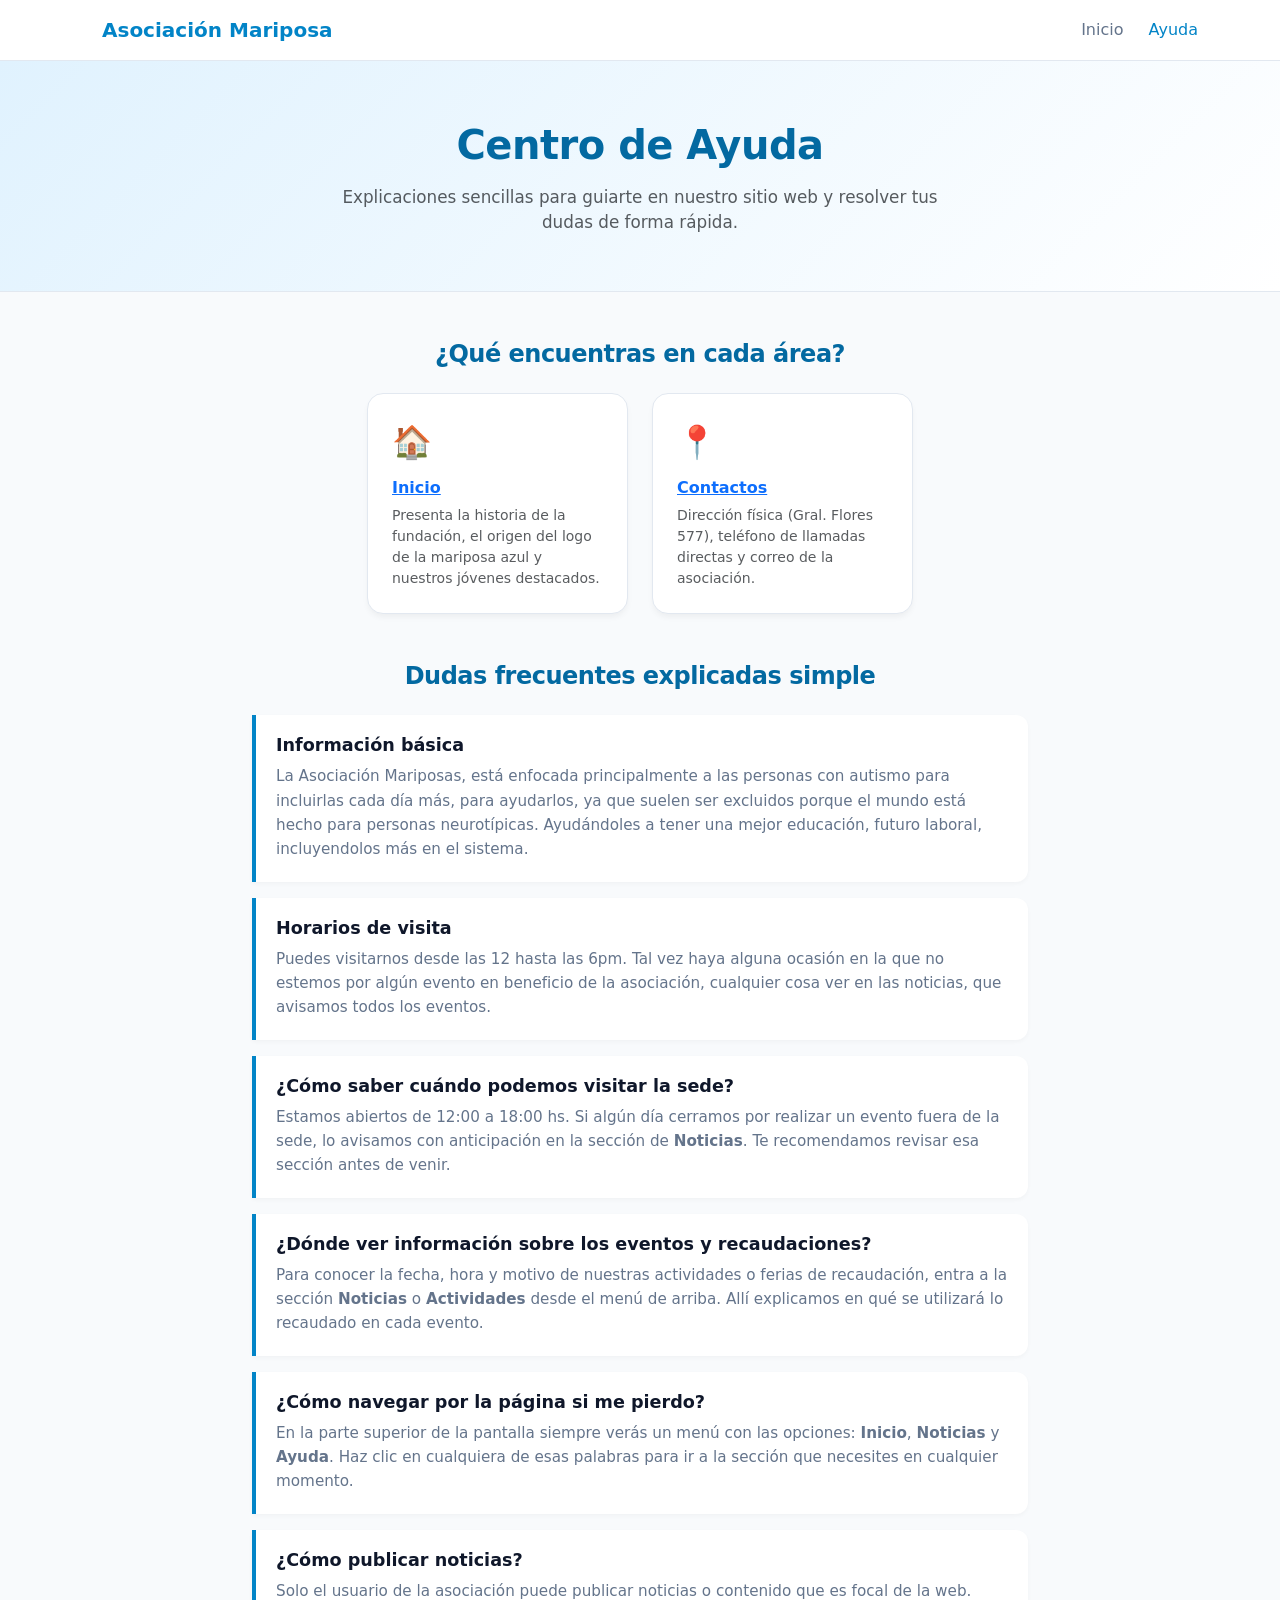
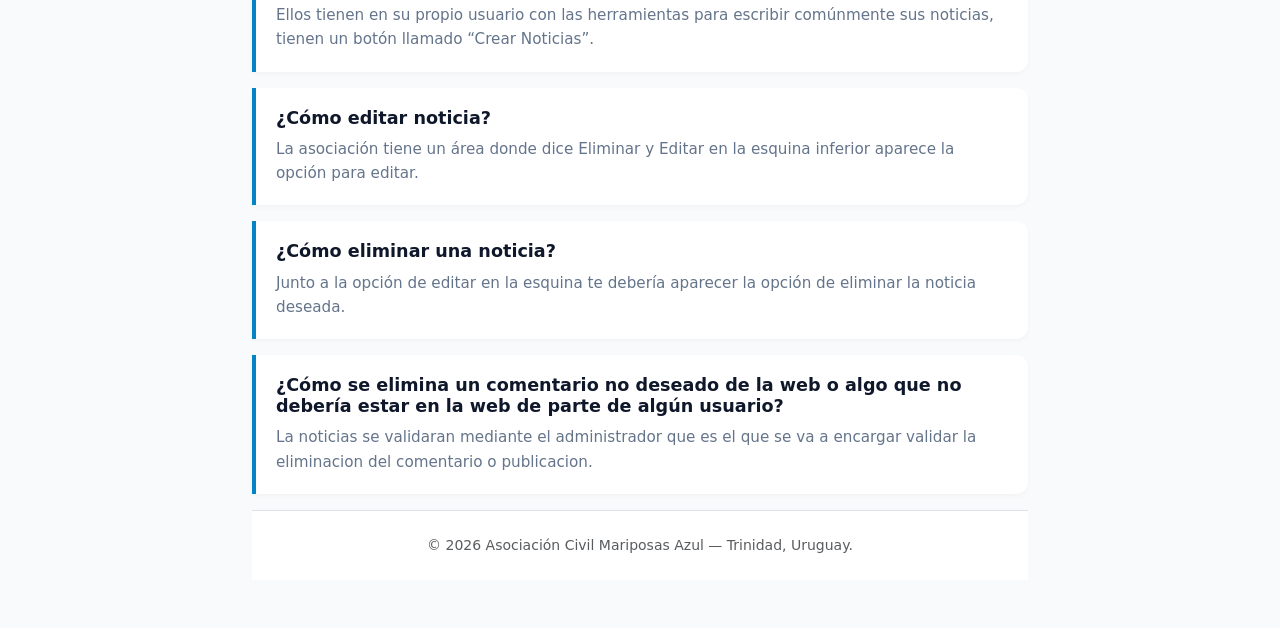
<file: public/Ayuda.html>
<!DOCTYPE html>
<html lang="es">

<head>
    <meta charset="UTF-8">
    <meta name="viewport" content="width=device-width, initial-scale=1.0">
    <title>Centro de Ayuda - Asociación Civil Mariposas</title>

    <!-- Bootstrap 5 -->
    <link href="https://cdn.jsdelivr.net/npm/bootstrap@5.3.3/dist/css/bootstrap.min.css" rel="stylesheet">
    <link rel="stylesheet" href="/assets/css/ayudaStyle.css">
</head>

<body>

    <!-- MENÚ NAVEGACIÓN SIMPLE -->
    <nav class="nav-simple">
        <div class="container d-flex justify-content-between align-items-center">
            <a href="./index.html" class="fw-bold fs-5 text-decoration-none" style="color: #0284c7;">  Asociación Mariposa
            </a>
            <div>
                <a href="/index.html">Inicio</a>
                <a href="../ayuda.html" class="active">Ayuda</a>
            </div>
        </div>
    </nav>

    <!-- ENCABEZADO -->
    <header class="header-ayuda text-center">
        <div class="container">
            <h1 class="display-6 titulo-seccion mb-3">Centro de Ayuda</h1>
            <p class="lead text-muted mx-auto" style="max-width: 600px; font-size: 1.05rem;">
                Explicaciones sencillas para guiarte en nuestro sitio web y resolver tus dudas de forma rápida.
            </p>
        </div>
    </header>

    <!-- GUÍA SIMPLE DE LAS SECCIONES -->
    <section class="py-5">
        <div class="container">
            <h2 class="h4 titulo-seccion mb-4 text-center">¿Qué encuentras en cada área?</h2>

            <div class="row g-4">
                <div class="col-md-6 col-lg-3">
                    <div class="tarjeta-guia">
                        <span class="icono-guia">🏠</span>
                        <h3 class="h6 fw-bold text-dark"><a href="/index.html">Inicio</a></h3>
                        <p class="small text-muted mb-0">Presenta la historia de la fundación, el origen del logo de la
                            mariposa azul y nuestros jóvenes destacados.</p>
                    </div>
                </div>

              

                <div class="col-md-6 col-lg-3">
                    <div class="tarjeta-guia">
                        <span class="icono-guia">📍</span>
                        <h3 class="h6 fw-bold text-dark">
                            <a href="https://www.google.com/maps/search/?api=1&query=Gral.+Flores+577,+85000+Trinidad"
                                target="_blank">Contactos</a>
                        </h3>
                        <p class="small text-muted mb-0">Dirección física (Gral. Flores 577), teléfono de llamadas
                            directas y correo de la asociación.</p>
                    </div>
                </div>
                </a>
            </div>
        </div>
        </div>
    </section>

    <!-- DUDAS FRECUENTES (TEXTO PLANO SIMPLIFICADO) -->
    <section class="pb-5">
        <div class="container" style="max-width: 800px;">
            <h2 class="h4 titulo-seccion mb-4 text-center">Dudas frecuentes explicadas simple</h2>

            <div class="item-pregunta">
                <h4>Información básica</h4>
                <p>La Asociación Mariposas, está enfocada principalmente a las personas con autismo para incluirlas cada
                    día más, para ayudarlos, ya que suelen ser excluidos porque el mundo está hecho para personas
                    neurotípicas.
                    Ayudándoles a tener una mejor educación, futuro laboral, incluyendolos más en el sistema.
                </p>
            </div>

            <div class="item-pregunta">
                <h4>Horarios de visita</h4>
                <p>Puedes visitarnos desde las 12 hasta las 6pm. Tal vez haya alguna ocasión en la que no estemos por
                    algún evento en beneficio de la asociación, cualquier cosa ver en las noticias, que avisamos todos
                    los eventos.</p>
            </div>

            <div class="item-pregunta">
                <h4>¿Cómo saber cuándo podemos visitar la sede?</h4>
                <p>Estamos abiertos de 12:00 a 18:00 hs. Si algún día cerramos por realizar un evento fuera de la sede,
                    lo avisamos con anticipación en la sección de <strong>Noticias</strong>. Te recomendamos revisar esa
                    sección antes de venir.</p>
            </div>

            <div class="item-pregunta">
                <h4>¿Dónde ver información sobre los eventos y recaudaciones?</h4>
                <p>Para conocer la fecha, hora y motivo de nuestras actividades o ferias de recaudación, entra a la
                    sección <strong>Noticias</strong> o <strong>Actividades</strong> desde el menú de arriba. Allí
                    explicamos en qué se utilizará lo recaudado en cada evento.</p>
            </div>

            <div class="item-pregunta">
                <h4>¿Cómo navegar por la página si me pierdo?</h4>
                <p>En la parte superior de la pantalla siempre verás un menú con las opciones: <strong>Inicio</strong>,
                    <strong>Noticias</strong> y <strong>Ayuda</strong>. Haz clic en cualquiera de esas palabras para ir
                    a la sección que necesites en cualquier momento.</p>
            </div>

            <div class="item-pregunta">
                <h4>¿Cómo publicar noticias?</h4>
                <p>Solo el usuario de la asociación puede publicar noticias o contenido que es focal de la web. Ellos
                    tienen en su propio usuario con las herramientas para escribir comúnmente sus noticias, tienen un
                    botón llamado “Crear Noticias”.</p>
            </div>


            <div class="item-pregunta">
                <h4>¿Cómo editar noticia?</h4>
                <p>La asociación tiene un área donde dice Eliminar y Editar en la esquina inferior aparece la opción
                    para editar.</p>
            </div>

            <div class="item-pregunta">
                <h4>¿Cómo eliminar una noticia?</h4>
                <p>Junto a la opción de editar en la esquina te debería aparecer la opción de eliminar la noticia
                    deseada.</p>
            </div>

            <div class="item-pregunta">
                <h4>¿Cómo se elimina un comentario no deseado de la web o algo que no debería estar en la web de parte
                    de algún usuario?</h4>
                <p>La noticias se validaran mediante el administrador que es el que se va a encargar validar la eliminacion del comentario o publicacion. </p>
            </div>



            <!-- PIE DE PÁGINA SENCILLO -->
            <footer class="py-4 text-center text-muted border-top bg-white fs-7">
                <div class="container">
                    <p class="mb-0 small">© 2026 Asociación Civil Mariposas Azul — Trinidad, Uruguay.</p>
                </div>
            </footer>


</body>

</html>
</file>
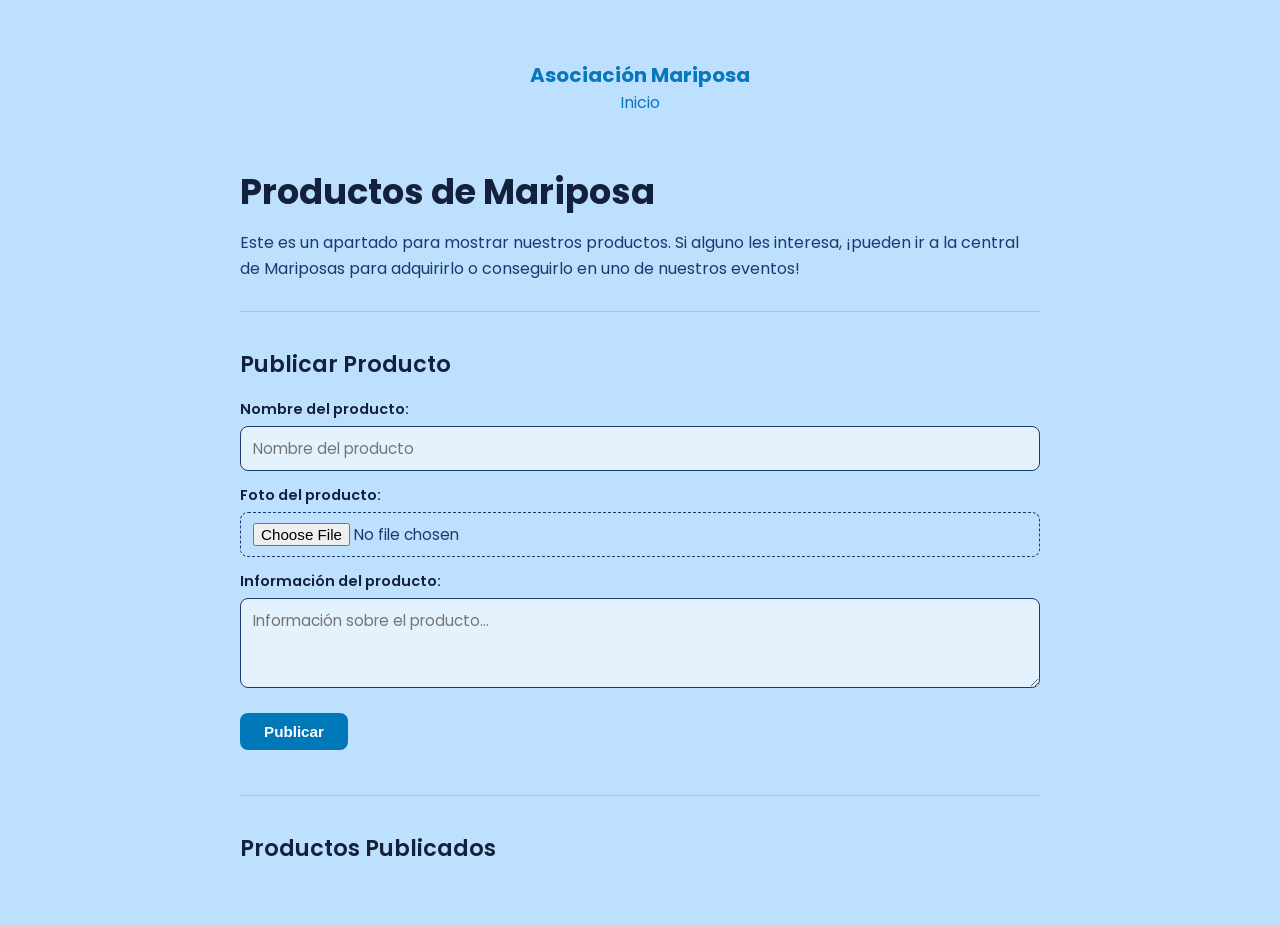
<file: public/productos.html>
<!DOCTYPE html>
<html lang="es">
<head>
  <meta charset="UTF-8" />
  <meta name="viewport" content="width=device-width, initial-scale=1.0" />
  <title>Productos de Mariposa</title>
  <link rel="stylesheet" href="../assets/css/productosStyle.css">
</head>
<body>
  
<!-- MENÚ NAVEGACIÓN SIMPLE -->
   <header class="menu-superior">
    <nav class="nav-simple">
        <a href="/index.html" class="logo">
            Asociación Mariposa
        </a>
        
        <div class="nav-links">
            <a href="/index.html">Inicio</a>
        </div>
    </nav>
</header>

  <div class="container">
    <!-- Encabezado apartado -->
    <header>
      <h1>Productos de Mariposa</h1>
      <p class="descripcion">Este es un apartado para mostrar nuestros productos. Si alguno les interesa, ¡pueden ir a la central de Mariposas para adquirirlo o conseguirlo en uno de nuestros eventos!</p>
    </header>

    <div class="separador"></div>

    <!-- Formulario simplificado (sin caja blanca) -->
    
    <div id="form-section" class="form-seccion">
      <h2>Publicar Producto</h2>
      <form id="formProducto">
        <label for="nombre">Nombre del producto:</label>
        <input type="text" id="nombre" placeholder="Nombre del producto" required />

        <label for="foto">Foto del producto:</label>
        <input type="file" id="foto" accept="image/*" required />

        <label for="info">Información del producto:</label>
        <textarea id="info" placeholder="Información sobre el producto..." required></textarea>

        <button type="submit">Publicar</button>
      </form>
    </div>

    <div class="separador"></div>

    <!-- Sección de tarjetas (Únicas con caja blanca) -->
    <h2>Productos Publicados</h2>
    <div id="productosContainer"></div>
  </div>

  <script>
    const form = document.getElementById('formProducto');
    const productosContainer = document.getElementById('productosContainer');
    let productos = [];

    form.addEventListener('submit', function(event) {
      event.preventDefault();

      const nombre = document.getElementById('nombre').value.trim();
      const info = document.getElementById('info').value.trim();
      const fotoInput = document.getElementById('foto');

      if (fotoInput.files && fotoInput.files[0]) {
        const reader = new FileReader();
        reader.onload = function(e) {
          const nuevoProducto = {
            nombre: nombre,
            info: info,
            foto: e.target.result
          };
          productos.push(nuevoProducto);
          mostrarProductos();
          form.reset();
        };
        reader.readAsDataURL(fotoInput.files[0]);
      }
    });

    function mostrarProductos() {
      productosContainer.innerHTML = '';
      productos.forEach((producto) => {
        const div = document.createElement('div');
        div.classList.add('producto');

        div.innerHTML = `
          <img src="${producto.foto}" alt="Foto de ${producto.nombre}" />
          <div class="producto-contenido">
            <div class="producto-nombre">${producto.nombre}</div>
            <div class="producto-info">${producto.info}</div>
          </div>
        `;

        productosContainer.appendChild(div);
      });
    }

    const formSection = getElementById('form-section');

    if(formSection){

    }
        
  </script>

</body>
</html>
</file>
<file: assets/css/ayudaStyle.css>
body {
            background-color: #f8fafc;
            color: #334155;
            font-family: system-ui, -apple-system, "Segoe UI", Roboto, sans-serif;
        }

        .header-ayuda {
            background: linear-gradient(135deg, #e0f2fe 0%, #ffffff 100%);
            padding: 60px 0 40px 0;
            border-bottom: 1px solid #e2e8f0;
        }

        .titulo-seccion {
            color: #0369a1;
            font-weight: 700;
            letter-spacing: -0.5px;
        }

        .tarjeta-guia {
            background: #ffffff;
            border: 1px solid #e2e8f0;
            border-radius: 16px;
            padding: 24px;
            height: 100%;
            box-shadow: 0 4px 6px -1px rgba(0, 0, 0, 0.05);
        }
.row.g-4 {
    justify-content: center;
}

        .icono-guia {
            font-size: 2rem;
            margin-bottom: 12px;
            display: inline-block;
        }

        .item-pregunta {
            background: #ffffff;
            border-left: 4px solid #0284c7;
            border-radius: 0 12px 12px 0;
            padding: 20px;
            margin-bottom: 16px;
            box-shadow: 0 2px 4px rgba(0,0,0,0.03);
        }

        .item-pregunta h4 {
            color: #0f172a;
            font-size: 1.1rem;
            font-weight: 600;
            margin-bottom: 8px;
        }

        .item-pregunta p {
            color: #64748b;
            margin-bottom: 0;
            font-size: 0.95rem;
            line-height: 1.6;
        }

        .nav-simple {
            background: #ffffff;
            border-bottom: 1px solid #e2e8f0;
            padding: 15px 0;
        }

        .nav-simple a {
            color: #64748b;
            text-decoration: none;
            margin-left: 20px;
            font-weight: 500;
        }

        .nav-simple a:hover, .nav-simple a.active {
            color: #0284c7;
        }
</file>
<file: assets/css/productosStyle.css>
@import url('https://fonts.googleapis.com/css2?family=Poppins:wght@300;400;600;700&display=swap');

    :root {
      --azul-profundo: #1b3b6f;
      --azul-marino: #14213d;
      --celeste-fondo: #bde0fe;
      --celeste-borde: #90e0ef;
      --azul-boton: #0077b6;
      --sombra-tarjetas: 0 8px 20px rgba(27, 59, 111, 0.1);
    }

    * {
      box-sizing: border-box;
      margin: 0;
      padding: 0;
    }

    body {
      font-family: 'Poppins', sans-serif;
      background-color: var(--celeste-fondo);
      color: var(--azul-profundo);
      padding: 40px 20px;
      min-height: 100vh;
    }

    .container {
      max-width: 800px;
      margin: 0 auto;
    }

    /* --- Encabezado simple y separado --- */
    header {
      margin-bottom: 30px;
    }

    h1 {
      color: var(--azul-marino);
      font-size: 2.2rem;
      font-weight: 700;
      margin-bottom: 12px;
      display: flex;
      align-items: center;
      gap: 10px;
    }

    h1::after {
      font-size: 1.8rem;
    }

    .descripcion {
      font-size: 1rem;
      font-weight: 400;
      color: var(--azul-profundo);
      line-height: 1.6;
    }

    /* Divisor sutil */
    .separador {
      height: 1px;
      background-color: rgba(27, 59, 111, 0.15);
      margin: 25px 0 35px 0;
    }

    /* --- Formulario súper simple --- */
    .form-seccion {
      margin-bottom: 45px;
    }

  
    h2 {
      color: var(--azul-marino);
      font-size: 1.4rem;
      font-weight: 600;
      margin-bottom: 18px;
    }

    label {
      display: block;
      margin: 14px 0 6px;
      font-weight: 600;
      font-size: 0.9rem;
      color: var(--azul-marino);
    }

    input[type="text"],
    textarea,
    input[type="file"] {
      width: 100%;
      padding: 10px 12px;
      border: 1px solid var(--azul-profundo);
      border-radius: 8px;
      background-color: rgba(255, 255, 255, 0.6);
      font-family: inherit;
      font-size: 0.95rem;
      outline: none;
      transition: background-color 0.2s, border-color 0.2s;
    }

    input[type="text"]:focus,
    textarea:focus {
      background-color: #ffffff;
      border-color: var(--azul-boton);
    }

    textarea {
      height: 90px;
      resize: vertical;
    }

    input[type="file"] {
      background-color: transparent;
      border: 1px dashed var(--azul-profundo);
      cursor: pointer;
    }

    button {
      margin-top: 18px;
      padding: 10px 24px;
      background-color: var(--azul-boton);
      color: white;
      border: none;
      border-radius: 8px;
      font-size: 0.95rem;
      font-weight: 600;
      cursor: pointer;
      transition: background-color 0.2s;
    }

    button:hover {
      background-color: var(--azul-marino);
    }

    /* --- Galería de Productos (Con caja blanca) --- */
    #productosContainer {
      display: grid;
      grid-template-columns: repeat(auto-fill, minmax(240px, 1fr));
      gap: 20px;
      margin-top: 20px;
    }

    /* Cajas blancas exclusivas para la información guardada */
    .producto {
      background-color: #ffffff;
      border-radius: 12px;
      overflow: hidden;
      box-shadow: var(--sombra-tarjetas);
      display: flex;
      flex-direction: column;
    }

    .producto img {
      width: 100%;
      height: 180px;
      object-fit: cover;
    }

    .producto-contenido {
      padding: 16px;
    }

    .producto-nombre {
      font-weight: 700;
      font-size: 1.1rem;
      color: var(--azul-marino);
      margin-bottom: 6px;
    }

    .producto-info {
      font-size: 0.88rem;
      color: #444;
      line-height: 1.4;
    }

    .navbar {
    display: flex;
    justify-content: space-between;
    align-items: center;
    padding: 20px 8%;
    background-color: white;
    border-bottom: 1px solid #ddd;
}

.logo {
    color: #0878bd;
    text-decoration: none;
    font-weight: bold;
    font-size: 20px;
}

.nav-links {
    display: flex;
    gap: 25px;
}

.nav-links a {
    color: #0878bd;
    text-decoration: none;
}

.nav-links a:hover {
    text-decoration: underline;
}

.nav-simple {
    display: flex;
    flex-direction: column;
    align-items: center;
    text-align: center;
    padding: 20px;
}

.form-section {
  
}
</file>
